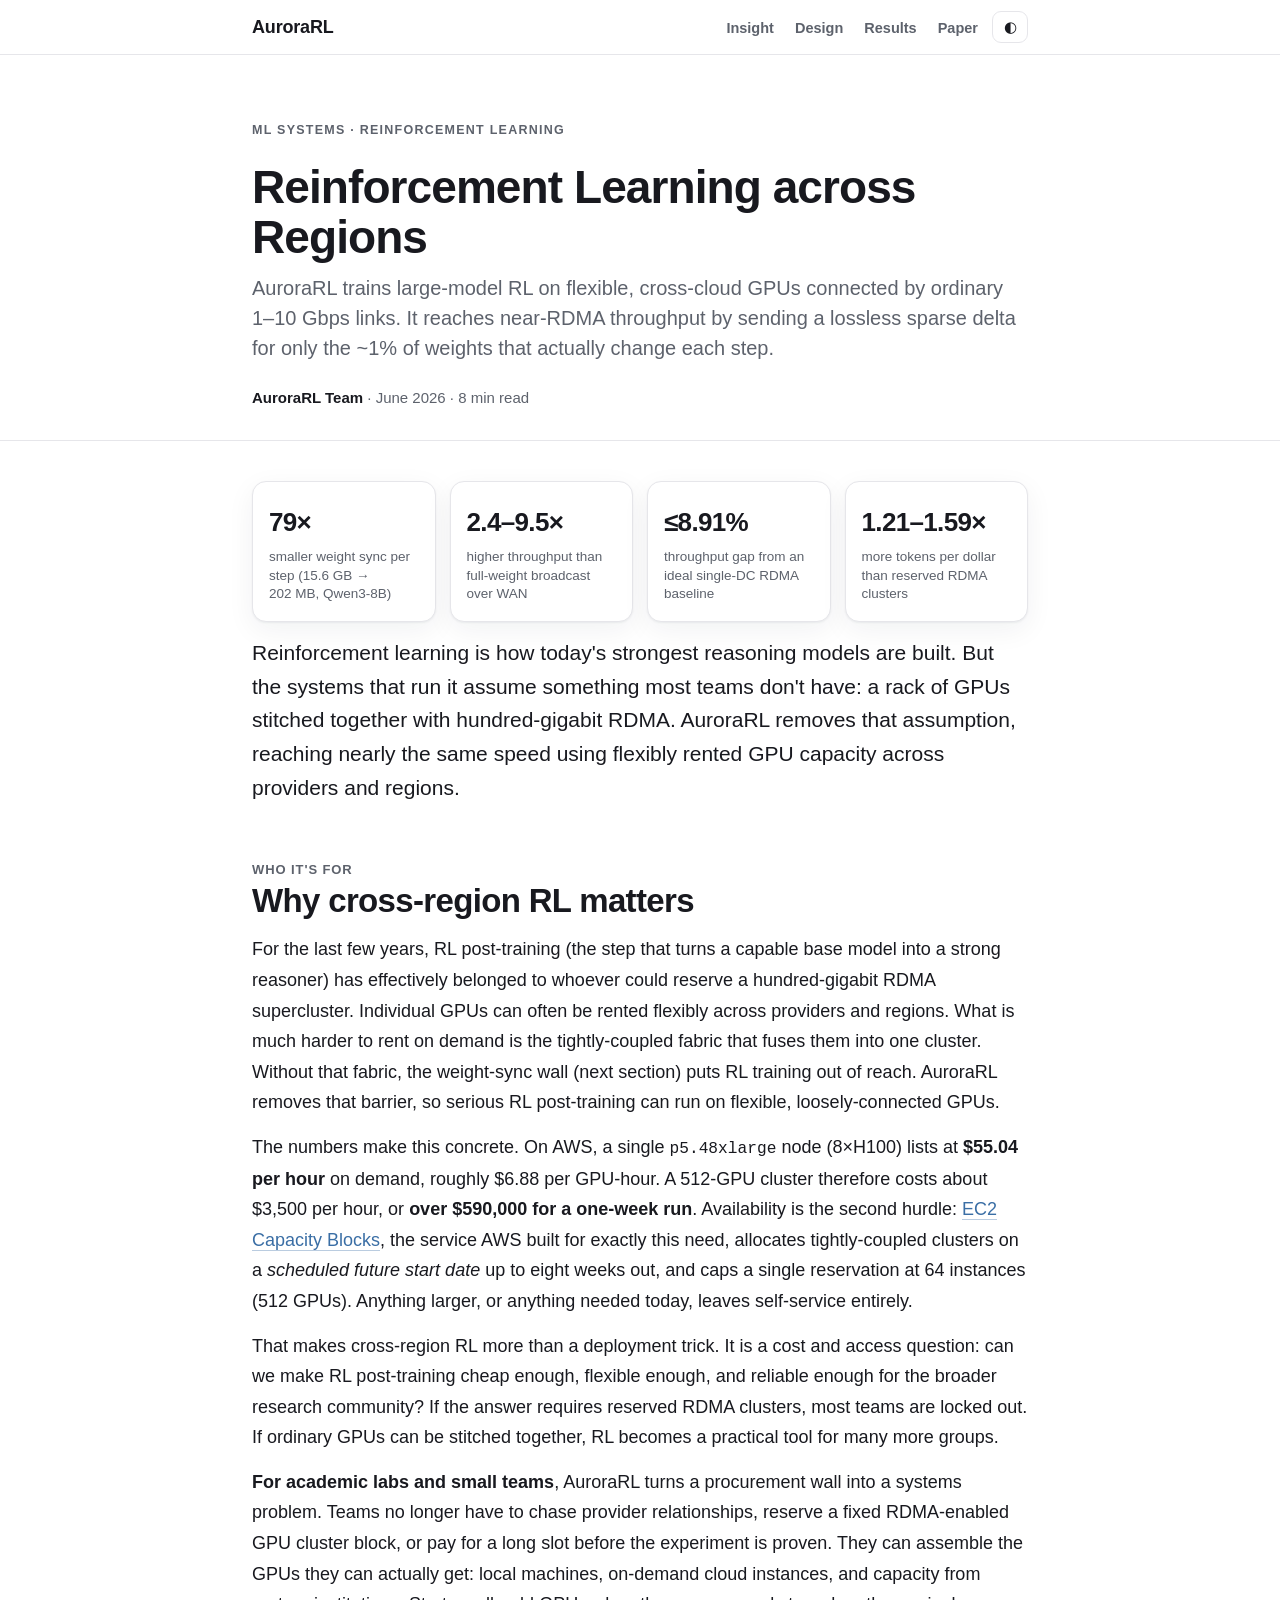
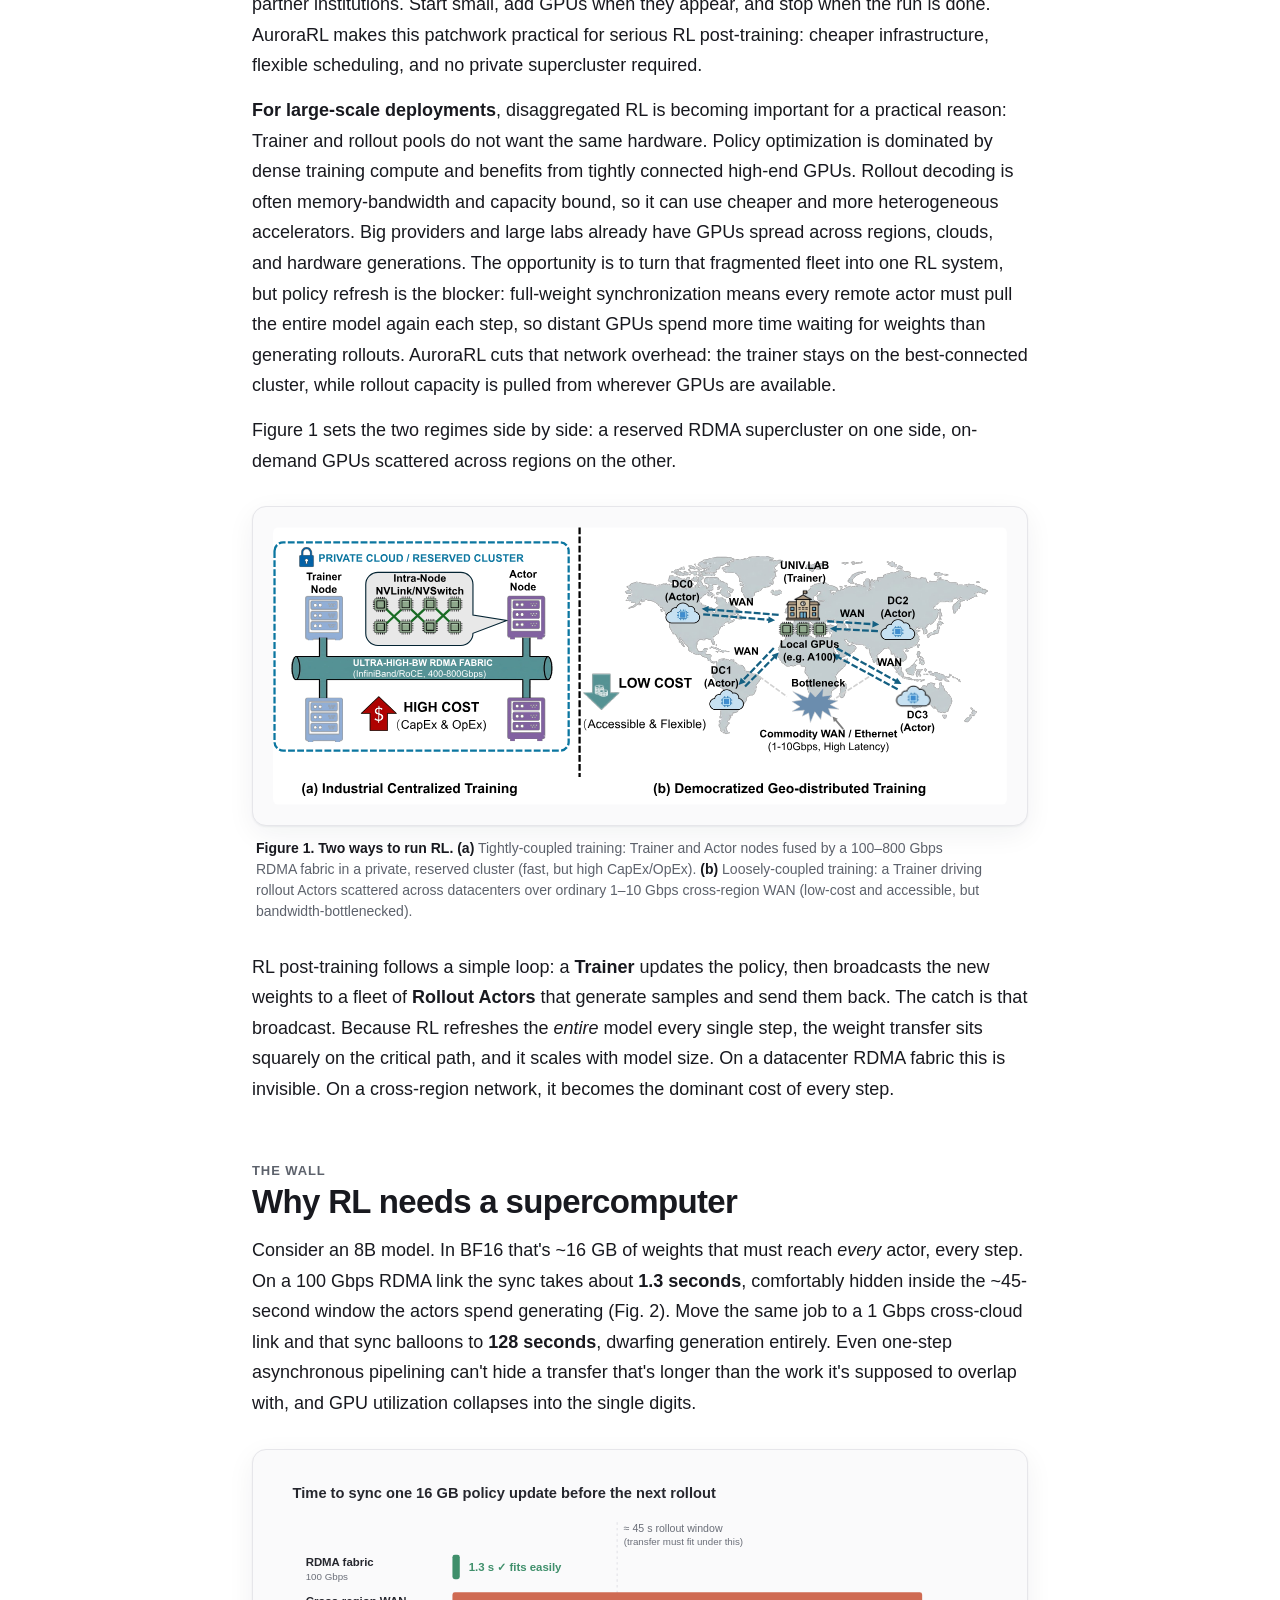
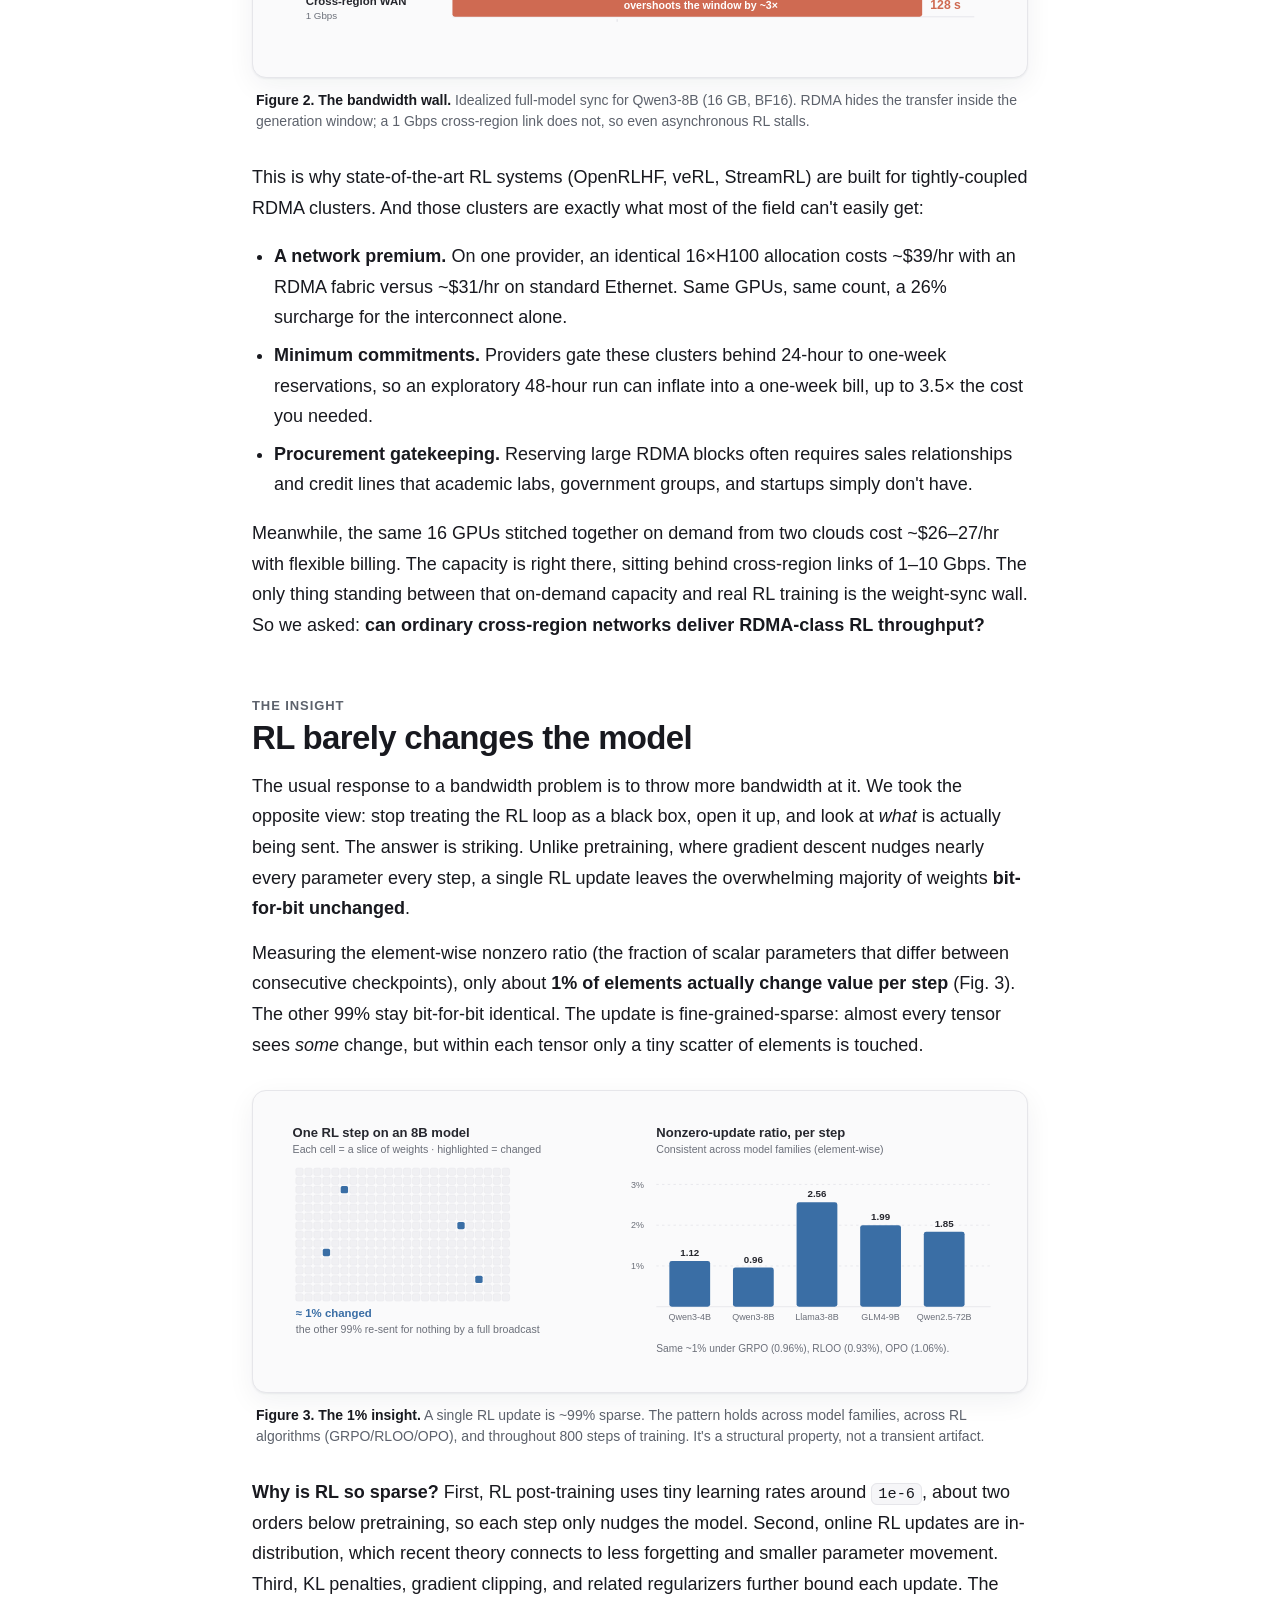
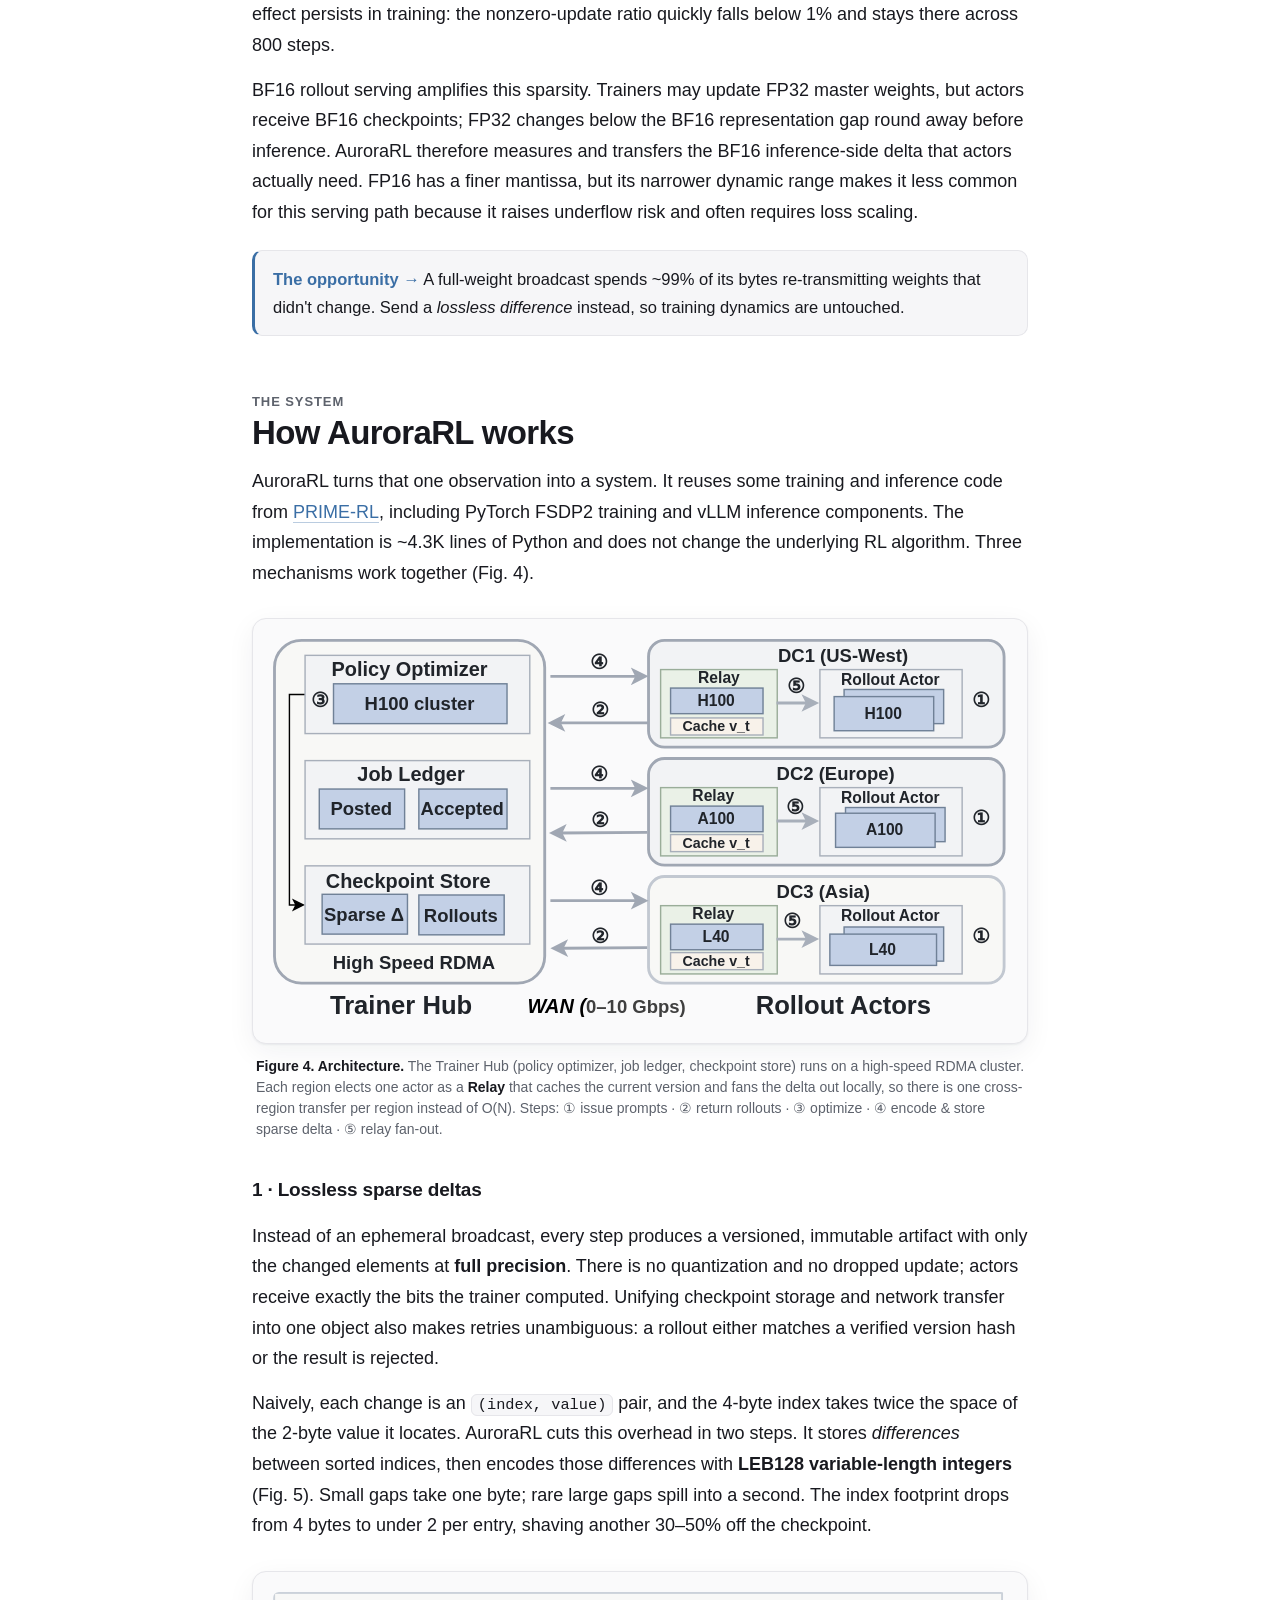
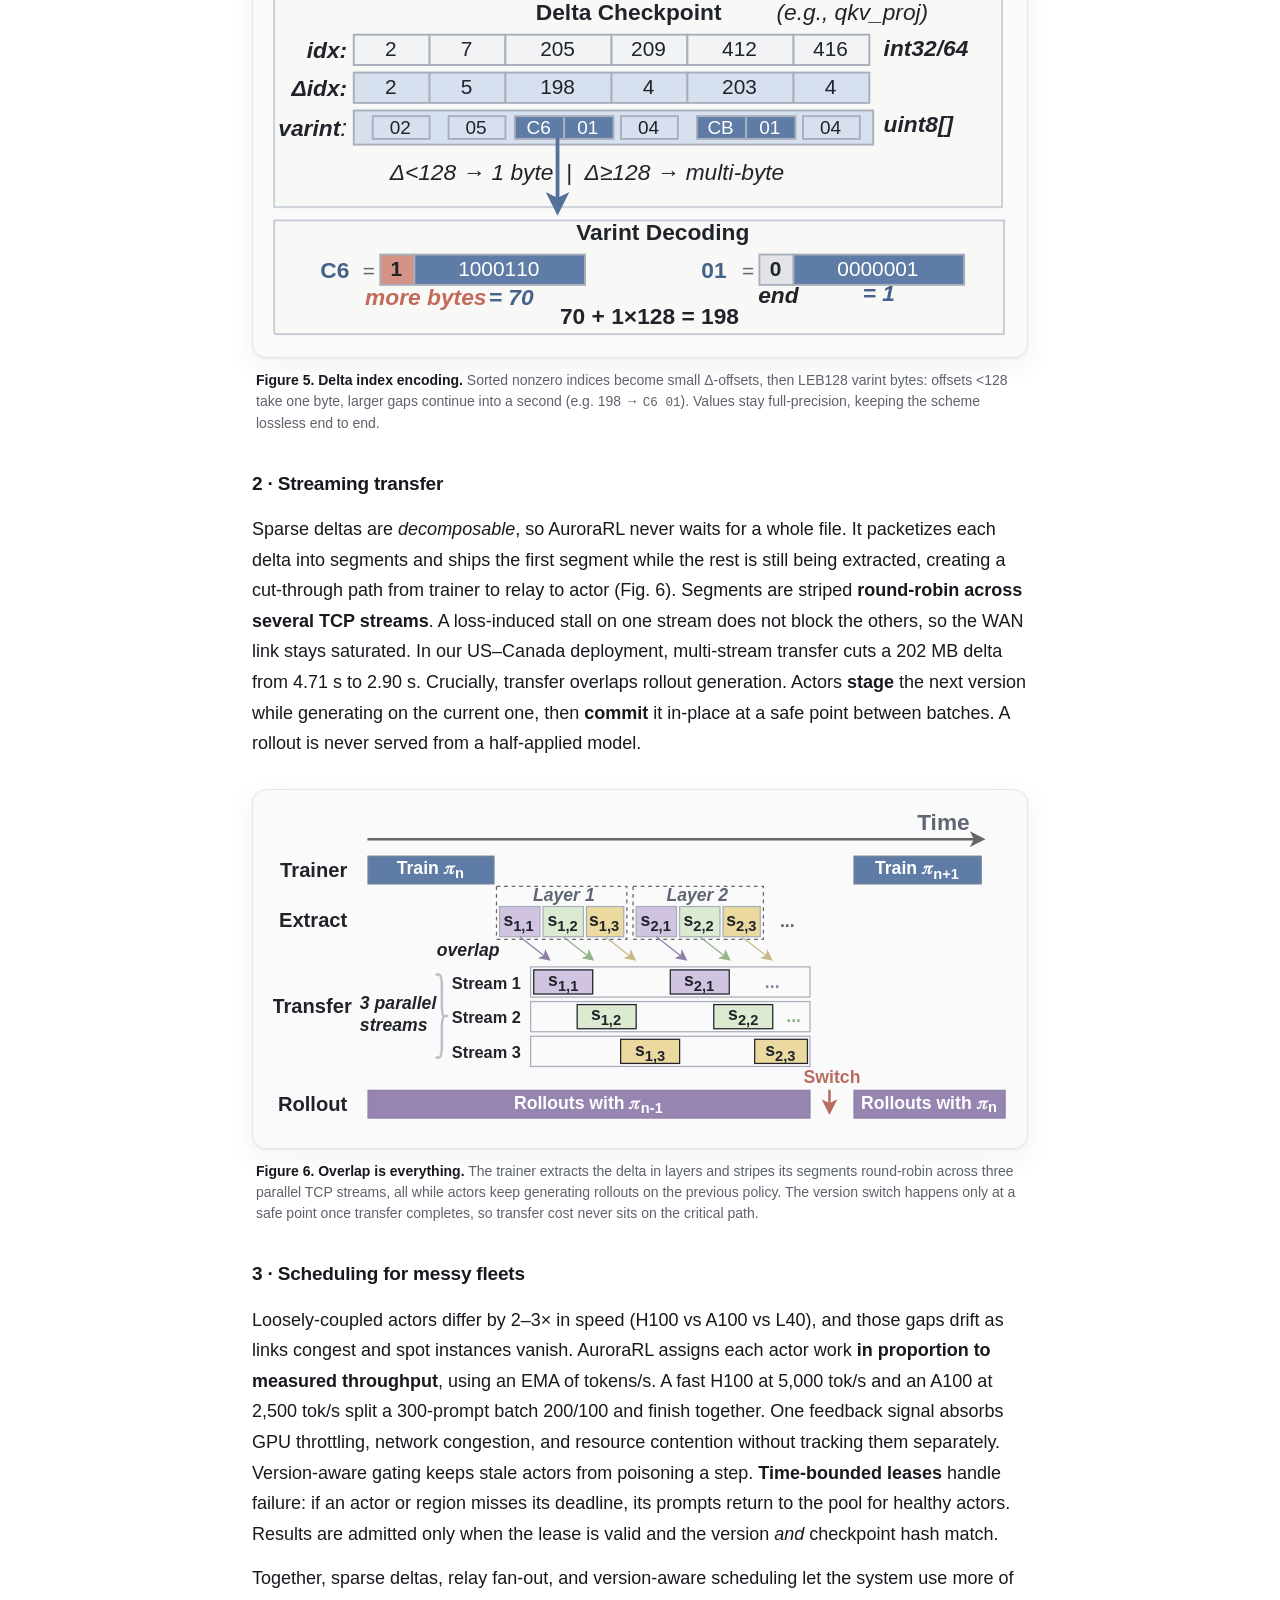
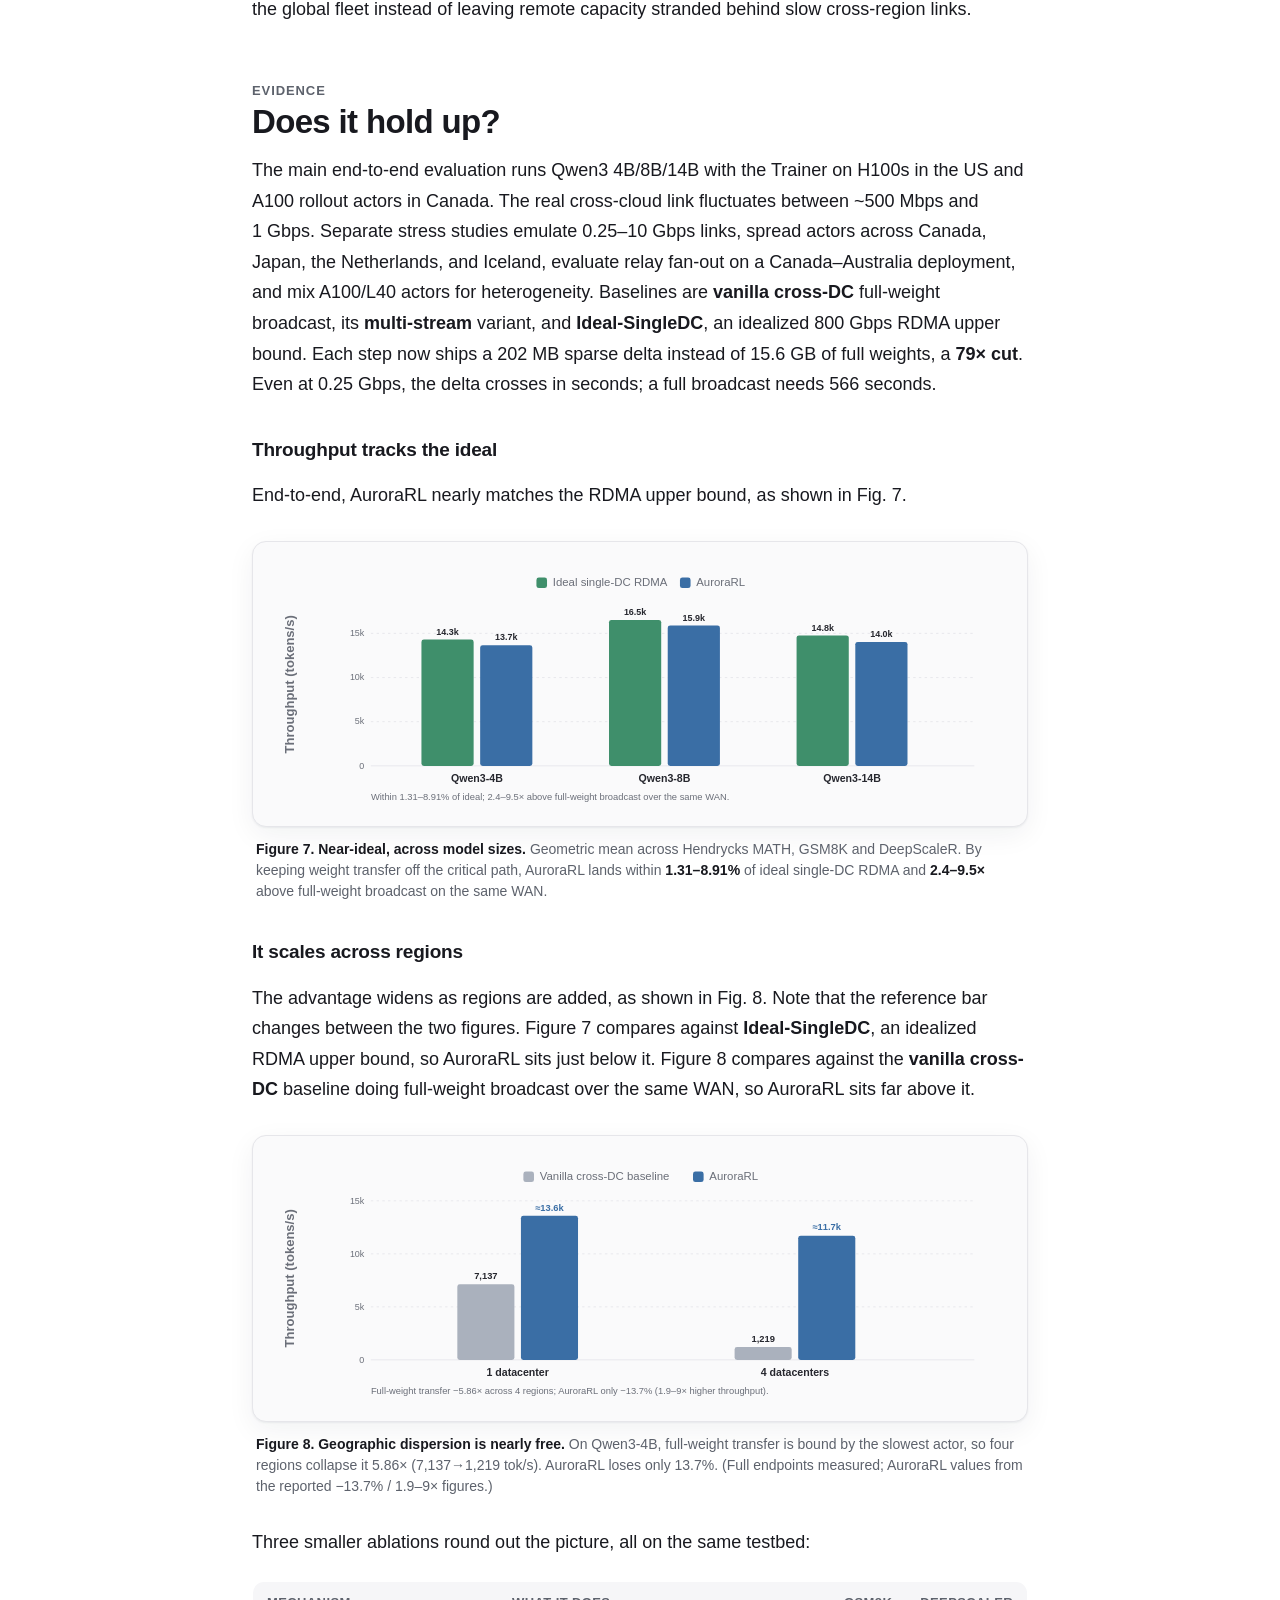
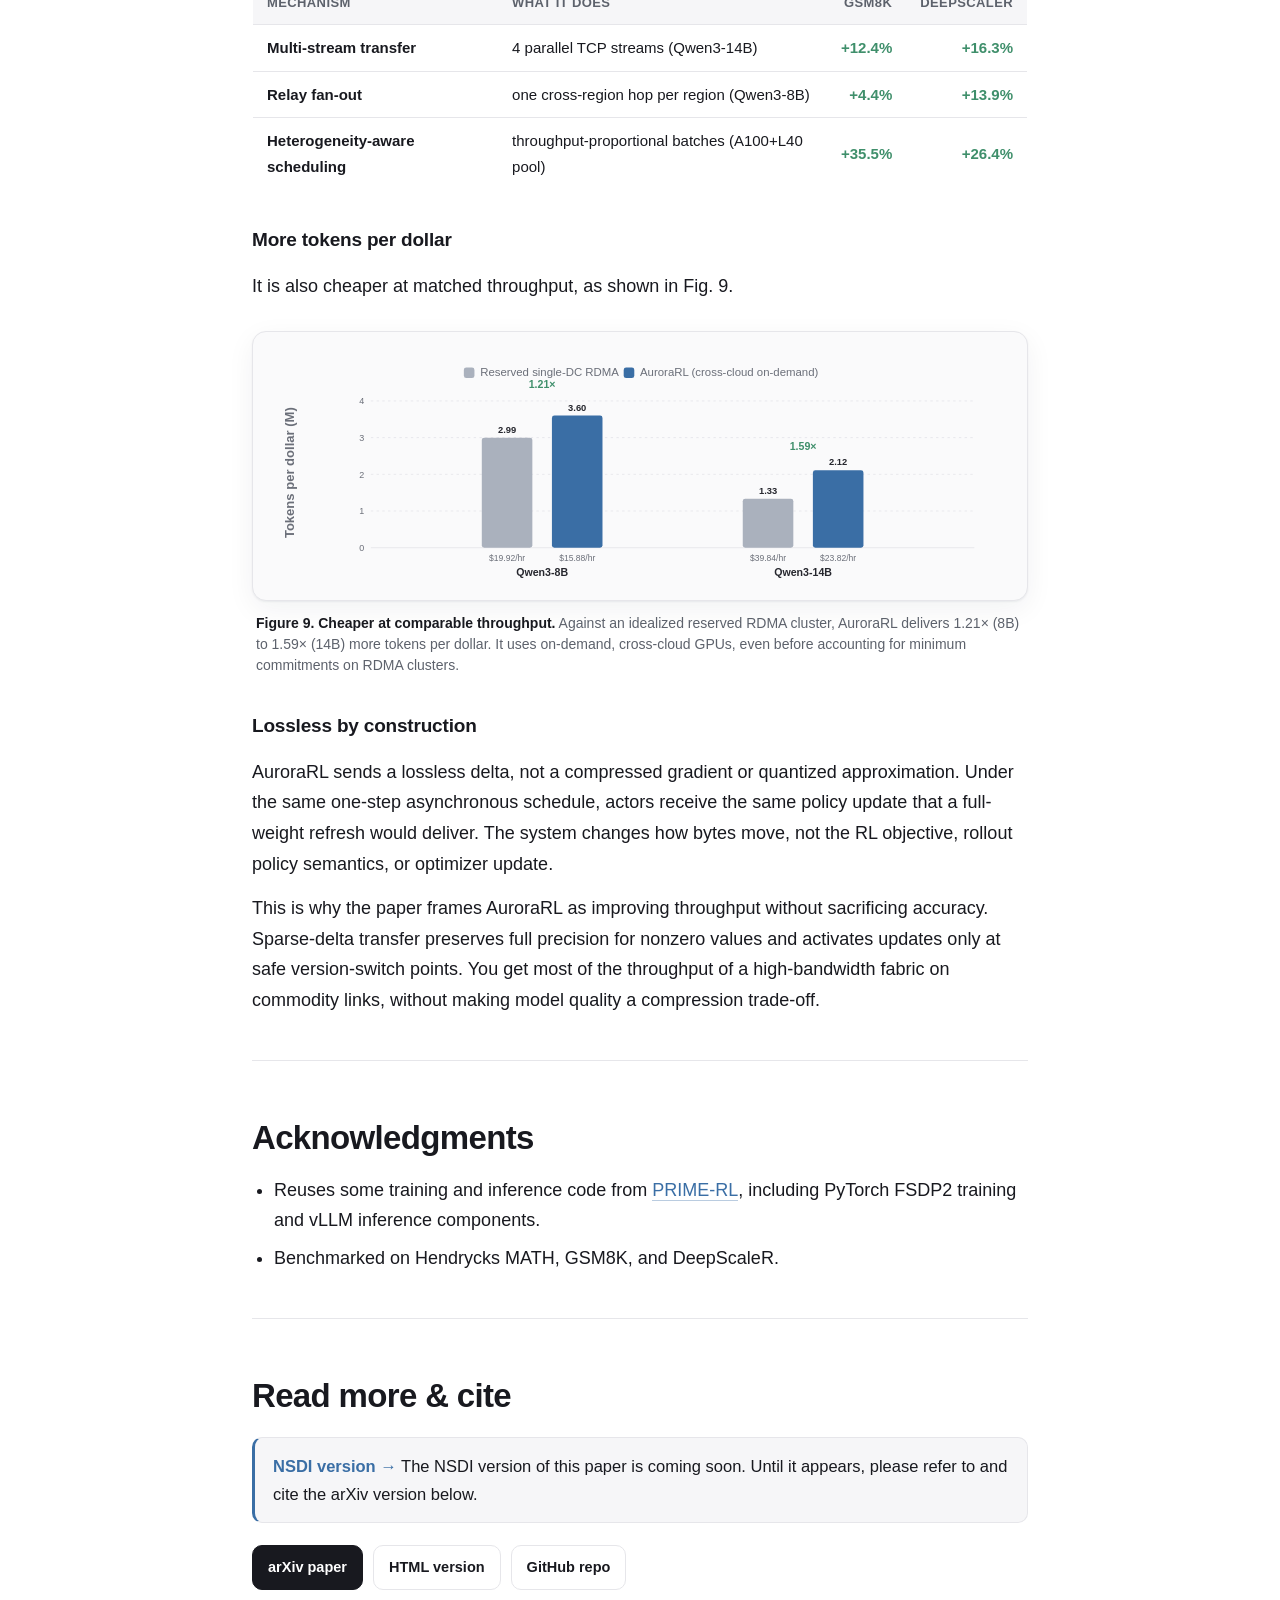
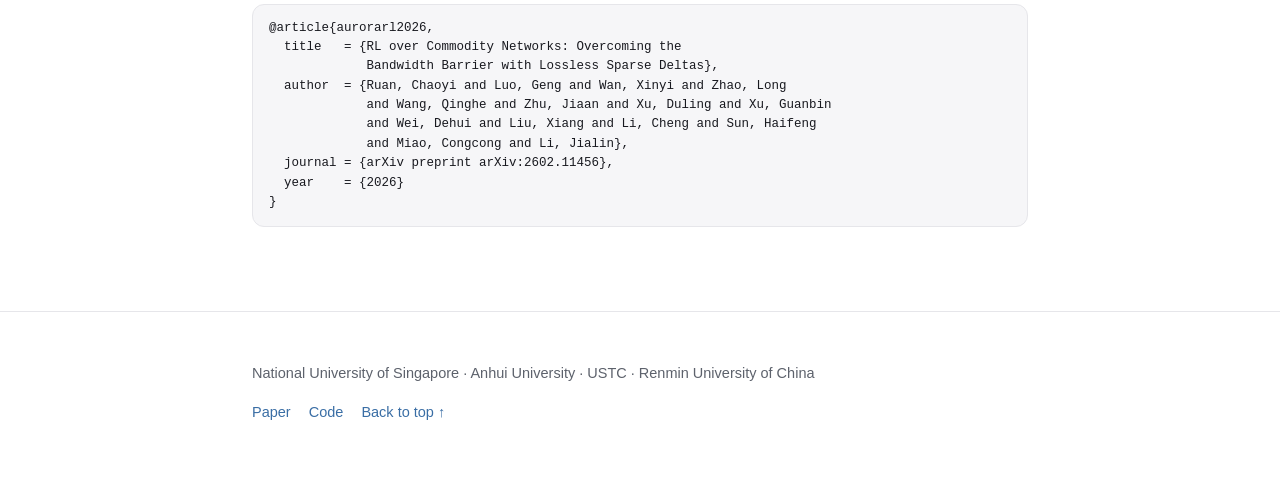
<file: index.html>
<!DOCTYPE html>
<html lang="en">
<head>
<meta charset="utf-8">
<meta name="viewport" content="width=device-width, initial-scale=1">
<title>AuroraRL — Reinforcement Learning across Regions</title>
<meta name="description" content="AuroraRL trains large-model RL on flexible, cross-cloud GPUs over ordinary 1–10 Gbps links. It reaches near-RDMA speed by sending a lossless sparse delta for only the ~1% of weights that change each step.">
<meta property="og:type" content="article">
<meta property="og:title" content="Reinforcement Learning across Regions">
<meta property="og:description" content="79× smaller weight sync, 2.4–9.5× faster geo-distributed RL, within 8.91% of an ideal RDMA supercluster, by exploiting the 1% sparsity of RL updates.">
<link rel="preconnect" href="https://github.com">
<link rel="stylesheet" href="assets/style.css?v=2">
<link rel="icon" href="data:image/svg+xml,%3Csvg xmlns='http://www.w3.org/2000/svg' viewBox='0 0 32 32'%3E%3Crect width='32' height='32' rx='8' fill='%231c1f26'/%3E%3Ctext x='16' y='24' text-anchor='middle' font-family='-apple-system, BlinkMacSystemFont, %22Segoe UI%22, Roboto, Helvetica, Arial, sans-serif' font-size='23' font-weight='700' fill='%23ffffff'%3EA%3C/text%3E%3C/svg%3E">
</head>
<body>

<div class="topbar">
  <div class="row">
    <div class="brand">
      <a href="#top">AuroraRL</a>
    </div>
    <div class="spacer"></div>
    <nav>
      <a href="#insight">Insight</a>
      <a href="#design">Design</a>
      <a href="#results">Results</a>
      <a href="#cite">Paper</a>
    </nav>
    <button class="theme-btn" id="themeBtn" aria-label="Toggle dark mode" title="Toggle theme">◐</button>
  </div>
</div>

<a id="top"></a>
<header class="hero">
  <div class="wrap">
    <span class="eyebrow">ML Systems · Reinforcement Learning</span>
    <h1 class="title">Reinforcement Learning across Regions</h1>
    <p class="subtitle">AuroraRL trains large-model RL on flexible, cross-cloud GPUs connected by ordinary 1–10&nbsp;Gbps links. It reaches near-RDMA throughput by sending a lossless sparse delta for only the&nbsp;~1% of weights that actually change each step.</p>
    <p class="byline"><span class="names">AuroraRL Team</span> · June 2026 · 8 min read</p>
  </div>
</header>

<div class="wrap">
<article>

  <!-- TL;DR -->
  <div class="tldr">
    <div class="stat"><div class="big">79×</div><div class="lbl">smaller weight sync per step (15.6&nbsp;GB → 202&nbsp;MB, Qwen3-8B)</div></div>
    <div class="stat"><div class="big">2.4–9.5×</div><div class="lbl">higher throughput than full-weight broadcast over WAN</div></div>
    <div class="stat"><div class="big">≤8.91%</div><div class="lbl">throughput gap from an ideal single-DC RDMA baseline</div></div>
    <div class="stat"><div class="big">1.21–1.59×</div><div class="lbl">more tokens per dollar than reserved RDMA clusters</div></div>
  </div>

  <p class="lede">Reinforcement learning is how today's strongest reasoning models are built. But the systems that run it assume something most teams don't have: a rack of GPUs stitched together with hundred-gigabit RDMA. AuroraRL removes that assumption, reaching nearly the same speed using flexibly rented GPU capacity across providers and regions.</p>

  <!-- ===================== WHO / MOTIVATION ===================== -->
  <h2 id="who"><span class="kicker">Who it's for</span>Why cross-region RL matters</h2>
  <p>For the last few years, RL post-training (the step that turns a capable base model into a strong reasoner) has effectively belonged to whoever could reserve a hundred-gigabit RDMA supercluster. Individual GPUs can often be rented flexibly across providers and regions. What is much harder to rent on demand is the tightly-coupled fabric that fuses them into one cluster. Without that fabric, the weight-sync wall (next section) puts RL training out of reach. AuroraRL removes that barrier, so serious RL post-training can run on flexible, loosely-connected GPUs.</p>
  <p>The numbers make this concrete. On AWS, a single <span class="mono">p5.48xlarge</span> node (8×H100) lists at <strong>$55.04 per hour</strong> on demand, roughly $6.88 per GPU-hour. A 512-GPU cluster therefore costs about $3,500 per hour, or <strong>over $590,000 for a one-week run</strong>. Availability is the second hurdle: <a href="https://aws.amazon.com/ec2/capacityblocks/">EC2 Capacity Blocks</a>, the service AWS built for exactly this need, allocates tightly-coupled clusters on a <em>scheduled future start date</em> up to eight weeks out, and caps a single reservation at 64 instances (512 GPUs). Anything larger, or anything needed today, leaves self-service entirely.</p>

  <p>That makes cross-region RL more than a deployment trick. It is a cost and access question: can we make RL post-training cheap enough, flexible enough, and reliable enough for the broader research community? If the answer requires reserved RDMA clusters, most teams are locked out. If ordinary GPUs can be stitched together, RL becomes a practical tool for many more groups.</p>
  <p><strong>For academic labs and small teams</strong>, AuroraRL turns a procurement wall into a systems problem. Teams no longer have to chase provider relationships, reserve a fixed RDMA-enabled GPU cluster block, or pay for a long slot before the experiment is proven. They can assemble the GPUs they can actually get: local machines, on-demand cloud instances, and capacity from partner institutions. Start small, add GPUs when they appear, and stop when the run is done. AuroraRL makes this patchwork practical for serious RL post-training: cheaper infrastructure, flexible scheduling, and no private supercluster required.</p>
  <p><strong>For large-scale deployments</strong>, disaggregated RL is becoming important for a practical reason: Trainer and rollout pools do not want the same hardware. Policy optimization is dominated by dense training compute and benefits from tightly connected high-end GPUs. Rollout decoding is often memory-bandwidth and capacity bound, so it can use cheaper and more heterogeneous accelerators. Big providers and large labs already have GPUs spread across regions, clouds, and hardware generations. The opportunity is to turn that fragmented fleet into one RL system, but policy refresh is the blocker: full-weight synchronization means every remote actor must pull the entire model again each step, so distant GPUs spend more time waiting for weights than generating rollouts. AuroraRL cuts that network overhead: the trainer stays on the best-connected cluster, while rollout capacity is pulled from wherever GPUs are available.</p>

  <p>Figure 1 sets the two regimes side by side: a reserved RDMA supercluster on one side, on-demand GPUs scattered across regions on the other.</p>

  <figure class="bleed">
    <div class="figbox paper">
      <object type="image/svg+xml" data="assets/figures/two_paradigm.svg" style="width:100%;aspect-ratio:968/366;display:block" aria-label="Two RL deployment paradigms: tightly-coupled RDMA cluster versus loosely-coupled cross-region cluster"></object>
    </div>
    <figcaption><b>Figure 1. Two ways to run RL.</b> <b>(a)</b> Tightly-coupled training: Trainer and Actor nodes fused by a 100–800&nbsp;Gbps RDMA fabric in a private, reserved cluster (fast, but high CapEx/OpEx). <b>(b)</b> Loosely-coupled training: a Trainer driving rollout Actors scattered across datacenters over ordinary 1–10&nbsp;Gbps cross-region WAN (low-cost and accessible, but bandwidth-bottlenecked).</figcaption>
  </figure>

  <p>RL post-training follows a simple loop: a <strong>Trainer</strong> updates the policy, then broadcasts the new weights to a fleet of <strong>Rollout Actors</strong> that generate samples and send them back. The catch is that broadcast. Because RL refreshes the <em>entire</em> model every single step, the weight transfer sits squarely on the critical path, and it scales with model size. On a datacenter RDMA fabric this is invisible. On a cross-region network, it becomes the dominant cost of every step.</p>

  <!-- ===================== PROBLEM ===================== -->
  <h2 id="problem"><span class="kicker">The wall</span>Why RL needs a supercomputer</h2>

  <p>Consider an 8B model. In BF16 that's ~16&nbsp;GB of weights that must reach <em>every</em> actor, every step. On a 100&nbsp;Gbps RDMA link the sync takes about <strong>1.3&nbsp;seconds</strong>, comfortably hidden inside the ~45-second window the actors spend generating (Fig. 2). Move the same job to a 1&nbsp;Gbps cross-cloud link and that sync balloons to <strong>128&nbsp;seconds</strong>, dwarfing generation entirely. Even one-step asynchronous pipelining can't hide a transfer that's longer than the work it's supposed to overlap with, and GPU utilization collapses into the single digits.</p>

  <figure class="bleed">
    <div class="figbox">
      <svg viewBox="0 0 900 230" role="img" aria-label="Bar chart: syncing a 16 GB update takes 1.3 s on RDMA but 128 s on cross-region WAN, overshooting the 45 s rollout window">
        <text x="24" y="34" class="f-text" font-size="18" font-weight="700">Time to sync one 16&nbsp;GB policy update before the next rollout</text>
        <!-- axis baseline -->
        <line x1="220" y1="180" x2="860" y2="180" class="f-line" stroke-width="1"/>
        <!-- rollout window dashed line at 45s : x = 220 + 45*4.5 = 422.5 -->
        <line x1="422" y1="64" x2="422" y2="190" class="f-grid" stroke-width="1.5"/>
        <text x="430" y="76" class="f-mut" font-size="13">≈ 45&nbsp;s rollout window</text>
        <text x="430" y="92" class="f-mut" font-size="12">(transfer must fit under this)</text>
        <!-- Row 1: RDMA 1.3s -> width 1.3*4.5 = 5.85 -->
        <text x="40" y="118" class="f-text" font-size="14" font-weight="600">RDMA fabric</text>
        <text x="40" y="135" class="f-mut" font-size="12">100&nbsp;Gbps</text>
        <rect x="220" y="104" width="9" height="30" rx="3" class="ideal"/>
        <text x="240" y="124" class="ideal" font-size="14" font-weight="700">1.3&nbsp;s ✓ fits easily</text>
        <!-- Row 2: commodity 128s -> width 128*4.5 = 576 -> 220..796 -->
        <text x="40" y="166" class="f-text" font-size="14" font-weight="600">Cross-region WAN</text>
        <rect x="220" y="150" width="576" height="30" rx="3" class="warn"/>
        <text x="806" y="170" class="warn" font-size="15" font-weight="700">128&nbsp;s</text>
        <text x="430" y="170" font-size="13" fill="#fff" font-weight="600">overshoots the window by ~3×</text>
        <text x="40" y="183" class="f-mut" font-size="12">1&nbsp;Gbps</text>
      </svg>
    </div>
    <figcaption><b>Figure 2. The bandwidth wall.</b> Idealized full-model sync for Qwen3-8B (16&nbsp;GB, BF16). RDMA hides the transfer inside the generation window; a 1&nbsp;Gbps cross-region link does not, so even asynchronous RL stalls.</figcaption>
  </figure>

  <p>This is why state-of-the-art RL systems (OpenRLHF, veRL, StreamRL) are built for tightly-coupled RDMA clusters. And those clusters are exactly what most of the field can't easily get:</p>

  <ul>
    <li><strong>A network premium.</strong> On one provider, an identical 16×H100 allocation costs ~$39/hr with an RDMA fabric versus ~$31/hr on standard Ethernet. Same GPUs, same count, a 26% surcharge for the interconnect alone.</li>
    <li><strong>Minimum commitments.</strong> Providers gate these clusters behind 24-hour to one-week reservations, so an exploratory 48-hour run can inflate into a one-week bill, up to 3.5× the cost you needed.</li>
    <li><strong>Procurement gatekeeping.</strong> Reserving large RDMA blocks often requires sales relationships and credit lines that academic labs, government groups, and startups simply don't have.</li>
  </ul>

  <p>Meanwhile, the same 16 GPUs stitched together on demand from two clouds cost ~$26–27/hr with flexible billing. The capacity is right there, sitting behind cross-region links of 1–10&nbsp;Gbps. The only thing standing between that on-demand capacity and real RL training is the weight-sync wall. So we asked: <strong>can ordinary cross-region networks deliver RDMA-class RL throughput?</strong></p>

  <!-- ===================== INSIGHT ===================== -->
  <h2 id="insight"><span class="kicker">The insight</span>RL barely changes the model</h2>

  <p>The usual response to a bandwidth problem is to throw more bandwidth at it. We took the opposite view: stop treating the RL loop as a black box, open it up, and look at <em>what</em> is actually being sent. The answer is striking. Unlike pretraining, where gradient descent nudges nearly every parameter every step, a single RL update leaves the overwhelming majority of weights <strong>bit-for-bit unchanged</strong>.</p>

  <p>Measuring the element-wise nonzero ratio (the fraction of scalar parameters that differ between consecutive checkpoints), only about <strong>1% of elements actually change value per step</strong> (Fig. 3). The other 99% stay bit-for-bit identical. The update is fine-grained-sparse: almost every tensor sees <em>some</em> change, but within each tensor only a tiny scatter of elements is touched.</p>

  <figure class="bleed">
    <div class="figbox">
      <svg viewBox="0 0 900 320" role="img" aria-label="Left: a weight grid with about 1 percent of cells highlighted. Right: nonzero-update ratio bars across model families, all between 0.9 and 2.6 percent.">
        <!-- LEFT: weight grid -->
        <text x="24" y="32" class="f-text" font-size="16" font-weight="700">One RL step on an 8B model</text>
        <text x="24" y="52" class="f-mut" font-size="13">Each cell = a slice of weights · highlighted = changed</text>
        <!-- grid 18 cols x 10 rows, cell 13, gap 2 -> 15 px step. start 28,72 -->
        <g class="f-panel" style="stroke:var(--fig-line)" stroke-width="0.5">
          <!-- background faint cells generated -->
        </g>
        <g id="grid"></g>
        <script type="application/json" id="gridmeta">{"cols":24,"rows":15,"x":28,"y":70,"step":11,"size":9,"hot":[53,162,219,308]}</script>
        <text x="28" y="252" class="delta" font-size="14" font-weight="700">≈ 1% changed</text>
        <text x="28" y="272" class="f-mut" font-size="13">the other 99% re-sent for nothing by a full broadcast</text>

        <!-- RIGHT: nonzero ratio bars -->
        <text x="470" y="32" class="f-text" font-size="16" font-weight="700">Nonzero-update ratio, per step</text>
        <text x="470" y="52" class="f-mut" font-size="13">Consistent across model families (element-wise)</text>
        <!-- axis: y 0..3% over y=240..90 (150px) -> 50px per % ; x baseline 240 -->
        <line x1="470" y1="240" x2="880" y2="240" class="f-line" stroke-width="1"/>
        <!-- gridlines 1,2,3 % -->
        <line x1="470" y1="190" x2="880" y2="190" class="f-grid" stroke-width="1"/><text x="455" y="194" class="f-mut" font-size="11" text-anchor="end">1%</text>
        <line x1="470" y1="140" x2="880" y2="140" class="f-grid" stroke-width="1"/><text x="455" y="144" class="f-mut" font-size="11" text-anchor="end">2%</text>
        <line x1="470" y1="90"  x2="880" y2="90"  class="f-grid" stroke-width="1"/><text x="455" y="94"  class="f-mut" font-size="11" text-anchor="end">3%</text>
        <!-- bars: width 50, slot ~78; values *50px/% -->
        <!-- Qwen3-4B 1.12 -> 56 -->
        <rect x="486" y="184" width="50" height="56" rx="3" class="delta"/><text x="511" y="178" class="f-text" font-size="12" text-anchor="middle" font-weight="700">1.12</text>
        <!-- Qwen3-8B 0.96 -> 48 -->
        <rect x="564" y="192" width="50" height="48" rx="3" class="delta"/><text x="589" y="186" class="f-text" font-size="12" text-anchor="middle" font-weight="700">0.96</text>
        <!-- Llama3-8B 2.56 -> 128 -->
        <rect x="642" y="112" width="50" height="128" rx="3" class="delta"/><text x="667" y="106" class="f-text" font-size="12" text-anchor="middle" font-weight="700">2.56</text>
        <!-- GLM4-9B 1.99 -> 99.5 -->
        <rect x="720" y="140" width="50" height="100" rx="3" class="delta"/><text x="745" y="134" class="f-text" font-size="12" text-anchor="middle" font-weight="700">1.99</text>
        <!-- Qwen2.5-72B 1.85 -> 92.5 -->
        <rect x="798" y="148" width="50" height="92" rx="3" class="delta"/><text x="823" y="142" class="f-text" font-size="12" text-anchor="middle" font-weight="700">1.85</text>
        <!-- x labels -->
        <text x="511" y="256" class="f-mut" font-size="11" text-anchor="middle">Qwen3-4B</text>
        <text x="589" y="256" class="f-mut" font-size="11" text-anchor="middle">Qwen3-8B</text>
        <text x="667" y="256" class="f-mut" font-size="11" text-anchor="middle">Llama3-8B</text>
        <text x="745" y="256" class="f-mut" font-size="11" text-anchor="middle">GLM4-9B</text>
        <text x="823" y="256" class="f-mut" font-size="11" text-anchor="middle">Qwen2.5-72B</text>
        <text x="470" y="296" class="f-mut" font-size="12.5">Same ~1% under GRPO (0.96%), RLOO (0.93%), OPO (1.06%).</text>
      </svg>
    </div>
    <figcaption><b>Figure 3. The 1% insight.</b> A single RL update is ~99% sparse. The pattern holds across model families, across RL algorithms (GRPO/RLOO/OPO), and throughout 800 steps of training. It's a structural property, not a transient artifact.</figcaption>
  </figure>

  <p><strong>Why is RL so sparse?</strong> First, RL post-training uses tiny learning rates around <code>1e-6</code>, about two orders below pretraining, so each step only nudges the model. Second, online RL updates are in-distribution, which recent theory connects to less forgetting and smaller parameter movement. Third, KL penalties, gradient clipping, and related regularizers further bound each update. The effect persists in training: the nonzero-update ratio quickly falls below 1% and stays there across 800 steps.</p>

  <p>BF16 rollout serving amplifies this sparsity. Trainers may update FP32 master weights, but actors receive BF16 checkpoints; FP32 changes below the BF16 representation gap round away before inference. AuroraRL therefore measures and transfers the BF16 inference-side delta that actors actually need. FP16 has a finer mantissa, but its narrower dynamic range makes it less common for this serving path because it raises underflow risk and often requires loss scaling.</p>

  <div class="callout"><span class="tag">The opportunity →</span> A full-weight broadcast spends ~99% of its bytes re-transmitting weights that didn't change. Send a <em>lossless difference</em> instead, so training dynamics are untouched.</div>

  <!-- ===================== DESIGN ===================== -->
  <h2 id="design"><span class="kicker">The system</span>How AuroraRL works</h2>

  <p>AuroraRL turns that one observation into a system. It reuses some training and inference code from <a href="https://github.com/PrimeIntellect-ai/prime-rl">PRIME-RL</a>, including PyTorch FSDP2 training and vLLM inference components. The implementation is ~4.3K lines of Python and does not change the underlying RL algorithm. Three mechanisms work together (Fig. 4).</p>

  <figure class="bleed">
    <div class="figbox paper">
      <object type="image/svg+xml" data="assets/figures/architecture.svg" style="width:100%;aspect-ratio:516/270;display:block" aria-label="AuroraRL architecture: Trainer Hub over WAN to regional relays and rollout actors"></object>
    </div>
    <figcaption><b>Figure 4. Architecture.</b> The Trainer Hub (policy optimizer, job ledger, checkpoint store) runs on a high-speed RDMA cluster. Each region elects one actor as a <b>Relay</b> that caches the current version and fans the delta out locally, so there is one cross-region transfer per region instead of O(N). Steps: ① issue prompts · ② return rollouts · ③ optimize · ④ encode &amp; store sparse delta · ⑤ relay fan-out.</figcaption>
  </figure>

  <h3>1 · Lossless sparse deltas</h3>
  <p>Instead of an ephemeral broadcast, every step produces a versioned, immutable artifact with only the changed elements at <strong>full precision</strong>. There is no quantization and no dropped update; actors receive exactly the bits the trainer computed. Unifying checkpoint storage and network transfer into one object also makes retries unambiguous: a rollout either matches a verified version hash or the result is rejected.</p>
  <p>Naively, each change is an <code>(index, value)</code> pair, and the 4-byte index takes twice the space of the 2-byte value it locates. AuroraRL cuts this overhead in two steps. It stores <em>differences</em> between sorted indices, then encodes those differences with <strong>LEB128 variable-length integers</strong> (Fig. 5). Small gaps take one byte; rare large gaps spill into a second. The index footprint drops from 4 bytes to under 2 per entry, shaving another 30–50% off the checkpoint.</p>

  <figure class="bleed">
    <div class="figbox paper">
      <object type="image/svg+xml" data="assets/figures/delta_encoding.svg" style="width:100%;aspect-ratio:387/182;display:block" aria-label="Delta checkpoint index encoding: absolute indices to delta offsets to LEB128 varint bytes, with a varint decoding example"></object>
    </div>
    <figcaption><b>Figure 5. Delta index encoding.</b> Sorted nonzero indices become small Δ-offsets, then LEB128 varint bytes: offsets &lt;128 take one byte, larger gaps continue into a second (e.g. 198 → <span class="mono">C6 01</span>). Values stay full-precision, keeping the scheme lossless end to end.</figcaption>
  </figure>

  <h3>2 · Streaming transfer</h3>
  <p>Sparse deltas are <em>decomposable</em>, so AuroraRL never waits for a whole file. It packetizes each delta into segments and ships the first segment while the rest is still being extracted, creating a cut-through path from trainer to relay to actor (Fig. 6). Segments are striped <strong>round-robin across several TCP streams</strong>. A loss-induced stall on one stream does not block the others, so the WAN link stays saturated. In our US–Canada deployment, multi-stream transfer cuts a 202&nbsp;MB delta from 4.71&nbsp;s to 2.90&nbsp;s. Crucially, transfer overlaps rollout generation. Actors <strong>stage</strong> the next version while generating on the current one, then <strong>commit</strong> it in-place at a safe point between batches. A rollout is never served from a half-applied model.</p>

  <figure class="bleed">
    <div class="figbox paper">
      <object type="image/svg+xml" data="assets/figures/timeline.svg" style="width:100%;aspect-ratio:583/253;display:block" aria-label="Streaming timeline: extract delta in layers, stripe round-robin across three parallel TCP streams, rollout switches at a safe point"></object>
    </div>
    <figcaption><b>Figure 6. Overlap is everything.</b> The trainer extracts the delta in layers and stripes its segments round-robin across three parallel TCP streams, all while actors keep generating rollouts on the previous policy. The version switch happens only at a safe point once transfer completes, so transfer cost never sits on the critical path.</figcaption>
  </figure>

  <h3>3 · Scheduling for messy fleets</h3>
  <p>Loosely-coupled actors differ by 2–3× in speed (H100 vs A100 vs L40), and those gaps drift as links congest and spot instances vanish. AuroraRL assigns each actor work <strong>in proportion to measured throughput</strong>, using an EMA of tokens/s. A fast H100 at 5,000 tok/s and an A100 at 2,500 tok/s split a 300-prompt batch 200/100 and finish together. One feedback signal absorbs GPU throttling, network congestion, and resource contention without tracking them separately. Version-aware gating keeps stale actors from poisoning a step. <strong>Time-bounded leases</strong> handle failure: if an actor or region misses its deadline, its prompts return to the pool for healthy actors. Results are admitted only when the lease is valid and the version <em>and</em> checkpoint hash match.</p>

  <p>Together, sparse deltas, relay fan-out, and version-aware scheduling let the system use more of the global fleet instead of leaving remote capacity stranded behind slow cross-region links.</p>

  <!-- ===================== RESULTS ===================== -->
  <h2 id="results"><span class="kicker">Evidence</span>Does it hold up?</h2>

  <p>The main end-to-end evaluation runs Qwen3 4B/8B/14B with the Trainer on H100s in the US and A100 rollout actors in Canada. The real cross-cloud link fluctuates between ~500&nbsp;Mbps and 1&nbsp;Gbps. Separate stress studies emulate 0.25–10&nbsp;Gbps links, spread actors across Canada, Japan, the Netherlands, and Iceland, evaluate relay fan-out on a Canada–Australia deployment, and mix A100/L40 actors for heterogeneity. Baselines are <b>vanilla cross-DC</b> full-weight broadcast, its <b>multi-stream</b> variant, and <b>Ideal-SingleDC</b>, an idealized 800&nbsp;Gbps RDMA upper bound. Each step now ships a 202&nbsp;MB sparse delta instead of 15.6&nbsp;GB of full weights, a <b>79× cut</b>. Even at 0.25&nbsp;Gbps, the delta crosses in seconds; a full broadcast needs 566 seconds.</p>

  <h3>Throughput tracks the ideal</h3>
  <p>End-to-end, AuroraRL nearly matches the RDMA upper bound, as shown in Fig. 7.</p>
  <figure class="bleed">
    <div class="figbox">
      <svg viewBox="0 0 900 300" role="img" aria-label="Grouped bars of end-to-end throughput in tokens per second for Qwen3-4B, 8B and 14B: AuroraRL nearly matches the ideal single-DC RDMA baseline.">
        <text x="26" y="150" transform="rotate(-90 26 150)" text-anchor="middle" class="f-mut" font-size="16" font-weight="700">Throughput (tokens/s)</text>
        <line x1="120" y1="250" x2="860" y2="250" class="f-line"/>
        <g class="f-grid"><line x1="120" y1="195.8" x2="860" y2="195.8"/><line x1="120" y1="141.7" x2="860" y2="141.7"/><line x1="120" y1="87.5" x2="860" y2="87.5"/></g>
        <g class="f-mut" font-size="11" text-anchor="end"><text x="112" y="254">0</text><text x="112" y="199">5k</text><text x="112" y="145">10k</text><text x="112" y="91">15k</text></g>
        <g font-size="14"><rect x="323" y="19" width="13" height="13" rx="3" class="ideal"/><text x="343" y="30" class="f-mut">Ideal single-DC RDMA</text><rect x="499" y="19" width="13" height="13" rx="3" class="delta"/><text x="519" y="30" class="f-mut">AuroraRL</text></g>
        <rect x="182" y="95" width="64" height="155" rx="3" class="ideal"/><text x="214" y="89" class="f-text" font-size="11" text-anchor="middle" font-weight="700">14.3k</text>
        <rect x="254" y="102" width="64" height="148" rx="3" class="delta"/><text x="286" y="96" class="f-text" font-size="11" text-anchor="middle" font-weight="700">13.7k</text>
        <text x="250" y="270" class="f-text" font-size="13" text-anchor="middle" font-weight="700">Qwen3-4B</text>
        <rect x="412" y="71" width="64" height="179" rx="3" class="ideal"/><text x="444" y="65" class="f-text" font-size="11" text-anchor="middle" font-weight="700">16.5k</text>
        <rect x="484" y="78" width="64" height="172" rx="3" class="delta"/><text x="516" y="72" class="f-text" font-size="11" text-anchor="middle" font-weight="700">15.9k</text>
        <text x="480" y="270" class="f-text" font-size="13" text-anchor="middle" font-weight="700">Qwen3-8B</text>
        <rect x="642" y="90" width="64" height="160" rx="3" class="ideal"/><text x="674" y="84" class="f-text" font-size="11" text-anchor="middle" font-weight="700">14.8k</text>
        <rect x="714" y="98" width="64" height="152" rx="3" class="delta"/><text x="746" y="92" class="f-text" font-size="11" text-anchor="middle" font-weight="700">14.0k</text>
        <text x="710" y="270" class="f-text" font-size="13" text-anchor="middle" font-weight="700">Qwen3-14B</text>
        <text x="120" y="292" class="f-mut" font-size="11.5">Within 1.31–8.91% of ideal; 2.4–9.5× above full-weight broadcast over the same WAN.</text>
      </svg>
    </div>
    <figcaption><b>Figure 7. Near-ideal, across model sizes.</b> Geometric mean across Hendrycks MATH, GSM8K and DeepScaleR. By keeping weight transfer off the critical path, AuroraRL lands within <b>1.31–8.91%</b> of ideal single-DC RDMA and <b>2.4–9.5×</b> above full-weight broadcast on the same WAN.</figcaption>
  </figure>

  <h3>It scales across regions</h3>
  <p>The advantage widens as regions are added, as shown in Fig. 8. Note that the reference bar changes between the two figures. Figure 7 compares against <b>Ideal-SingleDC</b>, an idealized RDMA upper bound, so AuroraRL sits just below it. Figure 8 compares against the <b>vanilla cross-DC</b> baseline doing full-weight broadcast over the same WAN, so AuroraRL sits far above it.</p>
  <figure class="bleed">
    <div class="figbox">
      <svg viewBox="0 0 900 300" role="img" aria-label="Grouped bars: across 1 versus 4 datacenters, the vanilla cross-DC baseline’s throughput collapses from 7137 to 1219 tokens per second while AuroraRL stays near 13k.">
        <text x="26" y="150" transform="rotate(-90 26 150)" text-anchor="middle" class="f-mut" font-size="16" font-weight="700">Throughput (tokens/s)</text>
        <line x1="120" y1="250" x2="860" y2="250" class="f-line"/>
        <g class="f-grid"><line x1="120" y1="185" x2="860" y2="185"/><line x1="120" y1="120" x2="860" y2="120"/><line x1="120" y1="55" x2="860" y2="55"/></g>
        <g class="f-mut" font-size="11" text-anchor="end"><text x="112" y="254">0</text><text x="112" y="189">5k</text><text x="112" y="124">10k</text><text x="112" y="59">15k</text></g>
        <g font-size="14"><rect x="307" y="19" width="13" height="13" rx="3" class="full"/><text x="327" y="30" class="f-mut">Vanilla cross-DC baseline</text><rect x="515" y="19" width="13" height="13" rx="3" class="delta"/><text x="535" y="30" class="f-mut">AuroraRL</text></g>
        <rect x="226" y="157.2" width="70" height="92.8" rx="3" class="full"/><text x="261" y="151" class="f-text" font-size="11.5" text-anchor="middle" font-weight="700">7,137</text>
        <rect x="304" y="73.2" width="70" height="176.8" rx="3" class="delta"/><text x="339" y="67" class="delta" font-size="11.5" text-anchor="middle" font-weight="700">≈13.6k</text>
        <text x="300" y="270" class="f-text" font-size="13" text-anchor="middle" font-weight="700">1 datacenter</text>
        <rect x="566" y="234.2" width="70" height="15.8" rx="3" class="full"/><text x="601" y="228" class="f-text" font-size="11.5" text-anchor="middle" font-weight="700">1,219</text>
        <rect x="644" y="97.9" width="70" height="152.1" rx="3" class="delta"/><text x="679" y="91" class="delta" font-size="11.5" text-anchor="middle" font-weight="700">≈11.7k</text>
        <text x="640" y="270" class="f-text" font-size="13" text-anchor="middle" font-weight="700">4 datacenters</text>
        <text x="120" y="292" class="f-mut" font-size="11.5">Full-weight transfer −5.86× across 4 regions; AuroraRL only −13.7% (1.9–9× higher throughput).</text>
      </svg>
    </div>
    <figcaption><b>Figure 8. Geographic dispersion is nearly free.</b> On Qwen3-4B, full-weight transfer is bound by the slowest actor, so four regions collapse it 5.86× (7,137→1,219 tok/s). AuroraRL loses only 13.7%. <span class="f-mut">(Full endpoints measured; AuroraRL values from the reported −13.7% / 1.9–9× figures.)</span></figcaption>
  </figure>

  <p>Three smaller ablations round out the picture, all on the same testbed:</p>
  <div class="tbl-wrap">
  <table>
    <thead><tr><th>Mechanism</th><th>What it does</th><th class="num">GSM8K</th><th class="num">DeepScaleR</th></tr></thead>
    <tbody>
      <tr><td><b>Multi-stream transfer</b></td><td>4 parallel TCP streams (Qwen3-14B)</td><td class="num gain">+12.4%</td><td class="num gain">+16.3%</td></tr>
      <tr><td><b>Relay fan-out</b></td><td>one cross-region hop per region (Qwen3-8B)</td><td class="num gain">+4.4%</td><td class="num gain">+13.9%</td></tr>
      <tr><td><b>Heterogeneity-aware scheduling</b></td><td>throughput-proportional batches (A100+L40 pool)</td><td class="num gain">+35.5%</td><td class="num gain">+26.4%</td></tr>
    </tbody>
  </table>
  </div>

  <h3>More tokens per dollar</h3>
  <p>It is also cheaper at matched throughput, as shown in Fig. 9.</p>
  <figure class="bleed">
    <div class="figbox">
      <svg viewBox="0 0 900 280" role="img" aria-label="Tokens per dollar: AuroraRL beats a reserved single-DC RDMA cluster by 1.21x at 8B and 1.59x at 14B.">
        <text x="26" y="148" transform="rotate(-90 26 148)" text-anchor="middle" class="f-mut" font-size="16" font-weight="700">Tokens per dollar (M)</text>
        <!-- y 0..4 over y 240..60 (180px) -> 45px/unit -->
        <line x1="120" y1="240" x2="860" y2="240" class="f-line"/>
        <g class="f-grid"><line x1="120" y1="195" x2="860" y2="195"/><line x1="120" y1="150" x2="860" y2="150"/><line x1="120" y1="105" x2="860" y2="105"/><line x1="120" y1="60" x2="860" y2="60"/></g>
        <g class="f-mut" font-size="11" text-anchor="end"><text x="112" y="244">0</text><text x="112" y="199">1</text><text x="112" y="154">2</text><text x="112" y="109">3</text><text x="112" y="64">4</text></g>
        <!-- 8B group x~320 -->
        <text x="330" y="275" class="f-text" font-size="13" font-weight="700" text-anchor="middle">Qwen3-8B</text>
        <!-- SingleDC 2.99 -> h=134.6 -> y=105.4 -->
        <rect x="256" y="105" width="62" height="135" rx="3" class="full"/><text x="287" y="99" class="f-text" font-size="11.5" text-anchor="middle" font-weight="700">2.99</text><text x="287" y="256" class="f-mut" font-size="10.5" text-anchor="middle">$19.92/hr</text>
        <!-- AuroraRL 3.60 -> h=162 -> y=78 -->
        <rect x="342" y="78" width="62" height="162" rx="3" class="delta"/><text x="373" y="72" class="f-text" font-size="11.5" text-anchor="middle" font-weight="700">3.60</text><text x="373" y="256" class="f-mut" font-size="10.5" text-anchor="middle">$15.88/hr</text>
        <text x="330" y="44" class="ideal" font-size="13" font-weight="800" text-anchor="middle">1.21×</text>
        <!-- 14B group x~640 -->
        <text x="650" y="275" class="f-text" font-size="13" font-weight="700" text-anchor="middle">Qwen3-14B</text>
        <!-- SingleDC 1.33 -> h=59.9 -> y=180.1 -->
        <rect x="576" y="180" width="62" height="60" rx="3" class="full"/><text x="607" y="174" class="f-text" font-size="11.5" text-anchor="middle" font-weight="700">1.33</text><text x="607" y="256" class="f-mut" font-size="10.5" text-anchor="middle">$39.84/hr</text>
        <!-- AuroraRL 2.12 -> h=95.4 -> y=144.6 -->
        <rect x="662" y="145" width="62" height="95" rx="3" class="delta"/><text x="693" y="139" class="f-text" font-size="11.5" text-anchor="middle" font-weight="700">2.12</text><text x="693" y="256" class="f-mut" font-size="10.5" text-anchor="middle">$23.82/hr</text>
        <text x="650" y="120" class="ideal" font-size="13" font-weight="800" text-anchor="middle">1.59×</text>
        <!-- legend -->
        <g font-size="14"><rect x="234" y="19" width="13" height="13" rx="3" class="full"/><text x="254" y="30" class="f-mut">Reserved single-DC RDMA</text><rect x="430" y="19" width="13" height="13" rx="3" class="delta"/><text x="450" y="30" class="f-mut">AuroraRL (cross-cloud on-demand)</text></g>
      </svg>
    </div>
    <figcaption><b>Figure 9. Cheaper at comparable throughput.</b> Against an idealized reserved RDMA cluster, AuroraRL delivers 1.21× (8B) to 1.59× (14B) more tokens per dollar. It uses on-demand, cross-cloud GPUs, even before accounting for minimum commitments on RDMA clusters.</figcaption>
  </figure>

  <!-- ===================== IMPACT ===================== -->
  <h3>Lossless by construction</h3>
  <p>AuroraRL sends a lossless delta, not a compressed gradient or quantized approximation. Under the same one-step asynchronous schedule, actors receive the same policy update that a full-weight refresh would deliver. The system changes how bytes move, not the RL objective, rollout policy semantics, or optimizer update.</p>

  <p>This is why the paper frames AuroraRL as improving throughput without sacrificing accuracy. Sparse-delta transfer preserves full precision for nonzero values and activates updates only at safe version-switch points. You get most of the throughput of a high-bandwidth fabric on commodity links, without making model quality a compression trade-off.</p>

  <hr>

  <!-- ===================== ACKNOWLEDGMENTS ===================== -->
  <h2 id="ack">Acknowledgments</h2>
  <ul>
    <li>Reuses some training and inference code from <a href="https://github.com/PrimeIntellect-ai/prime-rl">PRIME-RL</a>, including PyTorch FSDP2 training and vLLM inference components.</li>
    <li>Benchmarked on Hendrycks MATH, GSM8K, and DeepScaleR.</li>
  </ul>

  <hr>

  <!-- ===================== CITE ===================== -->
  <h2 id="cite">Read more &amp; cite</h2>
  <div class="callout"><span class="tag">NSDI version →</span> The NSDI version of this paper is coming soon. Until it appears, please refer to and cite the arXiv version below.</div>
  <div class="meta-row" style="margin-bottom:6px">
    <a class="btn primary" href="https://arxiv.org/abs/2602.11456">arXiv paper</a>
    <a class="btn" href="https://arxiv.org/html/2602.11456v1">HTML version</a>
    <a class="btn" href="https://github.com/aurora-rl-project/aurora-rl">GitHub repo</a>
  </div>
  <div class="cite">
<pre>@article{aurorarl2026,
  title   = {RL over Commodity Networks: Overcoming the
             Bandwidth Barrier with Lossless Sparse Deltas},
  author  = {Ruan, Chaoyi and Luo, Geng and Wan, Xinyi and Zhao, Long
             and Wang, Qinghe and Zhu, Jiaan and Xu, Duling and Xu, Guanbin
             and Wei, Dehui and Liu, Xiang and Li, Cheng and Sun, Haifeng
             and Miao, Congcong and Li, Jialin},
  journal = {arXiv preprint arXiv:2602.11456},
  year    = {2026}
}</pre>
  </div>

</article>
</div>

<footer>
  <div class="wrap">
    <p>National University of Singapore · Anhui University · USTC · Renmin University&nbsp;of&nbsp;China</p>
    <div class="foot-links">
      <a href="https://arxiv.org/abs/2602.11456">Paper</a>
      <a href="https://github.com/aurora-rl-project/aurora-rl">Code</a>
      <a href="#top">Back to top ↑</a>
    </div>
  </div>
</footer>

<script>
(function () {
  // theme: respect saved choice, else system
  var root = document.documentElement;
  var saved = null;
  try { saved = localStorage.getItem('aurora-theme'); } catch (e) {}
  if (saved) root.setAttribute('data-theme', saved);
  var btn = document.getElementById('themeBtn');
  btn.addEventListener('click', function () {
    var cur = root.getAttribute('data-theme');
    if (!cur) cur = window.matchMedia('(prefers-color-scheme: dark)').matches ? 'dark' : 'light';
    var next = cur === 'dark' ? 'light' : 'dark';
    root.setAttribute('data-theme', next);
    try { localStorage.setItem('aurora-theme', next); } catch (e) {}
  });

  // build the sparsity grid from metadata (keeps SVG markup compact)
  var meta = JSON.parse(document.getElementById('gridmeta').textContent);
  var g = document.getElementById('grid');
  var ns = 'http://www.w3.org/2000/svg';
  var hot = {}; meta.hot.forEach(function (i) { hot[i] = 1; });
  for (var r = 0; r < meta.rows; r++) {
    for (var c = 0; c < meta.cols; c++) {
      var i = r * meta.cols + c;
      var rect = document.createElementNS(ns, 'rect');
      rect.setAttribute('x', meta.x + c * meta.step);
      rect.setAttribute('y', meta.y + r * meta.step);
      rect.setAttribute('width', meta.size);
      rect.setAttribute('height', meta.size);
      rect.setAttribute('rx', '2');
      rect.setAttribute('class', hot[i] ? 'delta' : 'f-cell');
      g.appendChild(rect);
    }
  }
})();
</script>

</body>
</html>
</file>
<file: assets/style.css>
/* ----------------------------------------------------------------------------
   AuroraRL blog — self-contained theme
   No external fonts or JS frameworks. Figures are inline SVG and inherit the
   --c-* figure variables so they recolor automatically in dark mode.
---------------------------------------------------------------------------- */

:root {
  /* surfaces */
  --bg:        #ffffff;
  --bg-soft:   #f6f6f8;
  --surface:   #ffffff;
  --border:    #e6e6ea;
  --text:      #18191f;
  --muted:     #5d626c;
  --link:      #3a6ea5;

  /* brand (chrome stays neutral; color is reserved for data) */
  --accent:    #3a6ea5;
  --accent-2:  #3f8f6b;

  /* figure palette (used by inline SVG via classes) */
  --c-delta:   #3a6ea5;   /* AuroraRL — calm blue */
  --c-full:    #aab1bd;   /* full-weight baseline — slate */
  --c-ms:      #e9a23b;   /* multi-stream baseline */
  --c-ideal:   #3f8f6b;   /* ideal / gains — calm green */
  --c-warn:    #cf6a52;   /* the "wall" / cost — muted red */
  --fig-bg:    #fafafb;
  --fig-line:  #e4e4e9;
  --fig-text:  #26272e;
  --fig-muted: #6b6f79;
  --fig-fill:  #f0f0f3;

  --maxw: 820px;
  --maxw-wide: 980px;
  --radius: 14px;
  --shadow: 0 1px 2px rgba(18,28,45,.06), 0 8px 28px rgba(18,28,45,.06);
  --mono: ui-monospace, SFMono-Regular, "SF Mono", Menlo, Consolas, monospace;
  --sans: -apple-system, BlinkMacSystemFont, "Segoe UI", Roboto, Helvetica, Arial, sans-serif;
}

@media (prefers-color-scheme: dark) {
  :root:not([data-theme="light"]) {
    --bg:        #0d1117;
    --bg-soft:   #11161e;
    --surface:   #161b22;
    --border:    #283039;
    --text:      #e7edf5;
    --muted:     #9aa5b4;
    --link:      #6fa3d6;
    --accent:    #3a6ea5;
    --accent-2:  #3f8f6b;
    --c-delta:   #3a6ea5;
    --c-full:    #66748a;
    --c-ms:      #f0b347;
    --c-ideal:   #3f8f6b;
    --c-warn:    #d9745e;
    --fig-bg:    #121821;
    --fig-line:  #2c3744;
    --fig-text:  #cdd7e4;
    --fig-muted: #8593a5;
    --fig-fill:  #1b232e;
    --shadow:    0 1px 2px rgba(0,0,0,.3), 0 10px 30px rgba(0,0,0,.35);
  }
}

:root[data-theme="dark"] {
  --bg:        #0d1117;
  --bg-soft:   #11161e;
  --surface:   #161b22;
  --border:    #283039;
  --text:      #e7edf5;
  --muted:     #9aa5b4;
  --link:      #6fa3d6;
  --accent:    #3a6ea5;
  --accent-2:  #3f8f6b;
  --c-delta:   #3a6ea5;
  --c-full:    #66748a;
  --c-ms:      #f0b347;
  --c-ideal:   #3f8f6b;
  --c-warn:    #d9745e;
  --fig-bg:    #121821;
  --fig-line:  #2c3744;
  --fig-text:  #cdd7e4;
  --fig-muted: #8593a5;
  --fig-fill:  #1b232e;
  --shadow:    0 1px 2px rgba(0,0,0,.3), 0 10px 30px rgba(0,0,0,.35);
}

* { box-sizing: border-box; }

html { scroll-behavior: smooth; }

body {
  margin: 0;
  background: var(--bg);
  color: var(--text);
  font-family: var(--sans);
  font-size: 18px;
  line-height: 1.7;
  -webkit-font-smoothing: antialiased;
  text-rendering: optimizeLegibility;
}

.wrap { max-width: var(--maxw); margin: 0 auto; padding: 0 22px; }
.wide { max-width: var(--maxw-wide); }

/* ---- top bar ---- */
.topbar {
  position: sticky; top: 0; z-index: 20;
  background: color-mix(in srgb, var(--bg) 86%, transparent);
  backdrop-filter: saturate(1.4) blur(10px);
  border-bottom: 1px solid var(--border);
}
.topbar .row {
  max-width: var(--maxw); margin: 0 auto; padding: 11px 22px;
  display: flex; align-items: center; gap: 14px;
}
.brand { display: flex; align-items: center; gap: 9px; font-weight: 700; letter-spacing: -.01em; }
.brand .logo { width: 26px; height: 26px; }
.brand a { color: var(--text); text-decoration: none; }
.spacer { flex: 1; }
.topbar nav a {
  color: var(--muted); text-decoration: none; font-size: 14.5px; font-weight: 600;
  margin-left: 16px;
}
.topbar nav a:hover { color: var(--text); }
.theme-btn {
  border: 1px solid var(--border); background: var(--surface); color: var(--text);
  width: 36px; height: 32px; border-radius: 9px; cursor: pointer; font-size: 15px;
  display: inline-flex; align-items: center; justify-content: center;
}
.theme-btn:hover { border-color: var(--accent); }
@media (max-width: 620px){ .topbar nav { display:none; } }

/* ---- hero ---- */
.hero { padding: 58px 0 26px; border-bottom: 1px solid var(--border); }
.eyebrow {
  display: inline-block; font-size: 12.5px; font-weight: 700; letter-spacing: .1em;
  text-transform: uppercase; color: var(--muted);
}
h1.title {
  font-size: clamp(30px, 5vw, 46px); line-height: 1.1; letter-spacing: -.02em;
  margin: 18px 0 10px; font-weight: 800;
}
.subtitle { font-size: 20px; color: var(--muted); margin: 0 0 22px; line-height: 1.5; }
.byline { font-size: 15px; color: var(--muted); margin: 0 0 4px; }
.byline .names { color: var(--text); font-weight: 600; }
.affil { font-size: 13.5px; color: var(--muted); margin: 6px 0 0; }
.meta-row { display: flex; flex-wrap: wrap; gap: 10px; margin-top: 22px; }
.btn {
  display: inline-flex; align-items: center; gap: 8px;
  font-size: 14.5px; font-weight: 650; text-decoration: none;
  padding: 9px 15px; border-radius: 10px; border: 1px solid var(--border);
  background: var(--surface); color: var(--text); transition: .15s;
}
.btn:hover { border-color: var(--accent); transform: translateY(-1px); }
.btn.primary { background: var(--text); border-color: var(--text); color: var(--bg); }
.btn.primary:hover { opacity: .88; }
.btn svg { width: 16px; height: 16px; }

/* ---- article ---- */
article { padding: 14px 0 40px; }
article h2 {
  font-size: 33px; letter-spacing: -.02em; margin: 58px 0 8px; line-height: 1.16;
  scroll-margin-top: 70px;
}
article h2 .kicker { display:block; font-size: 13px; font-weight: 700; color: var(--muted); letter-spacing: .07em; text-transform: uppercase; margin-bottom: 5px;}
article h3 { font-size: 19px; margin: 34px 0 4px; letter-spacing: -.01em; color: var(--text); }
article p { margin: 14px 0; }
article a { color: var(--link); text-decoration: none; border-bottom: 1px solid color-mix(in srgb, var(--link) 35%, transparent); }
article a:hover { border-bottom-color: var(--link); }
article strong { font-weight: 700; }
article ul, article ol { padding-left: 22px; }
article li { margin: 7px 0; }
article p, article li, figcaption, .subtitle {
  text-wrap: pretty;
}
code, .mono { font-family: var(--mono); font-size: .9em; }
p code, li code {
  background: var(--bg-soft); border: 1px solid var(--border);
  padding: 1px 6px; border-radius: 6px; font-size: .85em;
}
.lede { font-size: 21px; line-height: 1.6; color: var(--text); }
hr { border: none; border-top: 1px solid var(--border); margin: 44px 0; }

/* ---- TL;DR stat cards ---- */
.tldr {
  margin: 26px 0 6px; display: grid; grid-template-columns: repeat(4, 1fr); gap: 14px;
}
.stat {
  background: var(--surface); border: 1px solid var(--border); border-radius: var(--radius);
  padding: 18px 16px; box-shadow: var(--shadow);
}
.stat .big {
  font-size: 26px; font-weight: 800; letter-spacing: -.025em;
  color: var(--text); white-space: nowrap;
}
.stat .lbl { font-size: 13.5px; color: var(--muted); margin-top: 4px; line-height: 1.35; }
@media (max-width: 720px){ .tldr { grid-template-columns: repeat(2,1fr); } }

/* ---- callout ---- */
.callout {
  background: var(--bg-soft); border: 1px solid var(--border);
  border-left: 3px solid var(--accent); border-radius: 10px;
  padding: 14px 18px; margin: 22px 0; font-size: 16.5px;
}
.callout.warn { border-left-color: var(--c-warn); }
.callout .tag { font-weight: 700; color: var(--accent); }
.callout.warn .tag { color: var(--c-warn); }

/* ---- figures ---- */
figure {
  margin: 30px 0; padding: 0;
}
figure.bleed { width: 100%; }
.figbox {
  background: var(--fig-bg); border: 1px solid var(--border);
  border-radius: var(--radius); padding: 20px; box-shadow: var(--shadow);
}
figure svg { display: block; width: 100%; height: auto; }
.figbox.paper { background: #fafafb; }
.figbox.paper object, .figbox.paper img { width: 100%; display: block; border-radius: 6px; }
figcaption {
  font-size: 14px; color: var(--muted); margin-top: 12px; line-height: 1.5;
  padding: 0 4px;
}
figcaption b { color: var(--text); }

/* svg figure primitives (recolor with theme) */
svg .f-bg    { fill: var(--fig-bg); }
svg .f-panel { fill: var(--fig-fill); }
svg .f-cell  { fill: var(--fig-fill); stroke: var(--fig-line); stroke-width: .5; }
svg .f-line  { stroke: var(--fig-line); }
svg .f-grid  { stroke: var(--fig-line); stroke-dasharray: 3 4; }
svg .f-text  { fill: var(--fig-text); font-family: var(--sans); }
svg .f-mut   { fill: var(--fig-muted); font-family: var(--sans); }
svg .f-mono  { font-family: var(--mono); }
svg .delta   { fill: var(--c-delta); }
svg .full    { fill: var(--c-full); }
svg .ms      { fill: var(--c-ms); }
svg .ideal   { fill: var(--c-ideal); }
svg .warn    { fill: var(--c-warn); }
svg .s-delta { stroke: var(--c-delta); }
svg .s-full  { stroke: var(--c-full); }
svg .s-ideal { stroke: var(--c-ideal); }
svg .s-warn  { stroke: var(--c-warn); }
svg .s-accent{ stroke: var(--accent); }
svg .accent  { fill: var(--accent); }

/* ---- tables ---- */
.tbl-wrap { overflow-x: auto; margin: 24px 0; }
table {
  width: 100%; border-collapse: collapse; font-size: 15px;
  background: var(--surface); border: 1px solid var(--border); border-radius: 12px;
  overflow: hidden;
}
th, td { padding: 10px 14px; text-align: left; border-bottom: 1px solid var(--border); }
thead th { background: var(--bg-soft); font-size: 13px; text-transform: uppercase; letter-spacing: .03em; color: var(--muted); }
tbody tr:last-child td { border-bottom: none; }
td.num, th.num { text-align: right; font-variant-numeric: tabular-nums; }
.gain { color: var(--c-ideal); font-weight: 700; }

/* ---- legend ---- */
.legend { display: flex; flex-wrap: wrap; gap: 16px; font-size: 13.5px; color: var(--muted); margin: 2px 4px 0; }
.legend span { display: inline-flex; align-items: center; gap: 7px; }
.legend i { width: 13px; height: 13px; border-radius: 3px; display: inline-block; }

/* ---- footer ---- */
footer {
  border-top: 1px solid var(--border); margin-top: 30px; padding: 34px 0 60px;
  color: var(--muted); font-size: 14.5px;
}
.cite {
  background: var(--bg-soft); border: 1px solid var(--border); border-radius: 12px;
  padding: 14px 16px; margin: 14px 0; overflow-x: auto;
}
.cite pre { margin: 0; font-family: var(--mono); font-size: 12.5px; line-height: 1.55; color: var(--text); white-space: pre; }
.foot-links { display: flex; gap: 18px; flex-wrap: wrap; margin-top: 10px; }
.foot-links a { color: var(--link); text-decoration: none; }

::selection { background: color-mix(in srgb, var(--accent) 28%, transparent); }
</file>
